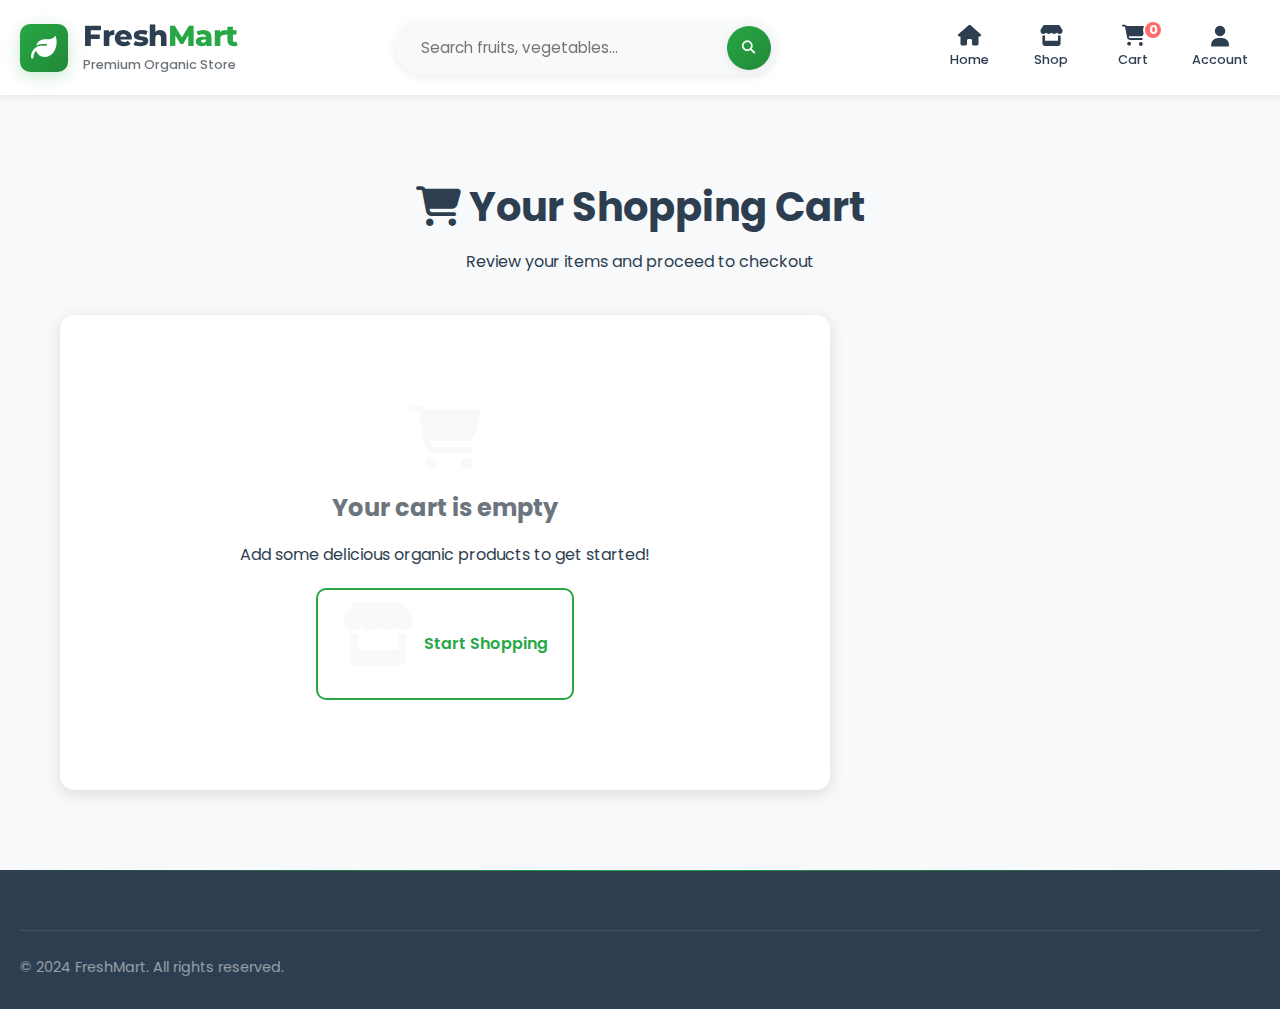
<file: cart.html>
<!DOCTYPE html>
<html lang="en">
<head>
    <meta charset="UTF-8">
    <meta name="viewport" content="width=device-width, initial-scale=1.0">
    <title>Cart | FreshMart</title>
    <link rel="stylesheet" href="style.css">
    <link rel="stylesheet" href="https://cdnjs.cloudflare.com/ajax/libs/font-awesome/6.4.0/css/all.min.css">
    <link href="https://fonts.googleapis.com/css2?family=Poppins:wght@300;400;500;600;700&family=Montserrat:wght@800;900&display=swap" rel="stylesheet">
    <style>
        .cart-page {
            padding: 80px 0;
            min-height: 70vh;
        }
        
        .cart-container {
            max-width: 1200px;
            margin: 0 auto;
        }
        
        .cart-header {
            margin-bottom: 40px;
            text-align: center;
        }
        
        .cart-header h1 {
            font-size: 2.5rem;
            color: var(--dark);
            margin-bottom: 10px;
        }
        
        .cart-content {
            display: grid;
            grid-template-columns: 1fr 350px;
            gap: 40px;
        }
        
        .cart-items {
            background: var(--white);
            border-radius: var(--radius-lg);
            padding: 30px;
            box-shadow: var(--shadow-md);
        }
        
        .empty-cart {
            text-align: center;
            padding: 60px 20px;
        }
        
        .empty-cart i {
            font-size: 4rem;
            color: var(--light-gray);
            margin-bottom: 20px;
        }
        
        .empty-cart h3 {
            font-size: 1.5rem;
            color: var(--gray);
            margin-bottom: 15px;
        }
        
        .cart-item {
            display: grid;
            grid-template-columns: 100px 1fr auto;
            gap: 20px;
            padding: 20px;
            border-bottom: 1px solid var(--light-gray);
            align-items: center;
        }
        
        .cart-item:last-child {
            border-bottom: none;
        }
        
        .cart-item-image {
            width: 100px;
            height: 100px;
            border-radius: var(--radius-md);
            overflow: hidden;
        }
        
        .cart-item-image img {
            width: 100%;
            height: 100%;
            object-fit: cover;
        }
        
        .cart-item-info h4 {
            font-size: 1.1rem;
            margin-bottom: 5px;
            color: var(--dark);
        }
        
        .cart-item-price {
            font-size: 1.2rem;
            font-weight: 700;
            color: var(--primary);
        }
        
        .cart-item-controls {
            display: flex;
            align-items: center;
            gap: 10px;
            margin-top: 10px;
        }
        
        .cart-item-qty {
            display: flex;
            align-items: center;
            gap: 10px;
        }
        
        .qty-btn {
            width: 30px;
            height: 30px;
            border: none;
            background: var(--light-gray);
            border-radius: 50%;
            cursor: pointer;
            display: flex;
            align-items: center;
            justify-content: center;
        }
        
        .qty-input {
            width: 50px;
            text-align: center;
            padding: 5px;
            border: 1px solid var(--light-gray);
            border-radius: var(--radius-sm);
        }
        
        .remove-item {
            background: none;
            border: none;
            color: var(--danger);
            cursor: pointer;
            font-size: 1.1rem;
            padding: 5px;
        }
        
        .cart-summary {
            background: var(--white);
            border-radius: var(--radius-lg);
            padding: 30px;
            box-shadow: var(--shadow-md);
            height: fit-content;
            position: sticky;
            top: 100px;
        }
        
        .summary-header {
            font-size: 1.3rem;
            font-weight: 700;
            margin-bottom: 20px;
            color: var(--dark);
        }
        
        .summary-row {
            display: flex;
            justify-content: space-between;
            padding: 10px 0;
            border-bottom: 1px solid var(--light-gray);
        }
        
        .summary-total {
            font-size: 1.4rem;
            font-weight: 800;
            color: var(--primary);
            margin-top: 10px;
        }
        
        .checkout-btn {
            width: 100%;
            padding: 16px;
            background: var(--primary);
            color: var(--white);
            border: none;
            border-radius: var(--radius-md);
            font-size: 1.1rem;
            font-weight: 600;
            cursor: pointer;
            transition: all 0.3s ease;
            margin-top: 20px;
            display: flex;
            align-items: center;
            justify-content: center;
            gap: 10px;
        }
        
        .checkout-btn:hover {
            background: var(--primary-dark);
            transform: translateY(-2px);
            box-shadow: var(--shadow-primary);
        }
        
        .checkout-btn:disabled {
            background: var(--gray);
            cursor: not-allowed;
            transform: none;
            box-shadow: none;
        }
        
        .continue-shopping {
            display: inline-flex;
            align-items: center;
            gap: 10px;
            color: var(--primary);
            text-decoration: none;
            font-weight: 600;
            margin-top: 20px;
            padding: 12px 24px;
            border: 2px solid var(--primary);
            border-radius: var(--radius-md);
            transition: all 0.3s ease;
        }
        
        .continue-shopping:hover {
            background: var(--primary);
            color: var(--white);
        }
        
        /* Order Success Styles */
        .order-success {
            text-align: center;
            padding: 40px 20px;
            grid-column: 1 / -1;
        }
        
        .success-icon {
            width: 80px;
            height: 80px;
            background: var(--success);
            border-radius: 50%;
            display: flex;
            align-items: center;
            justify-content: center;
            margin: 0 auto 20px;
        }
        
        .success-icon i {
            font-size: 2.5rem;
            color: white;
        }
        
        .order-details {
            background: var(--light-gray);
            padding: 20px;
            border-radius: var(--radius-md);
            max-width: 400px;
            margin: 0 auto 30px;
        }
        
        .order-details h4 {
            margin-bottom: 15px;
            color: var(--dark);
        }
        
        .detail-row {
            display: flex;
            justify-content: space-between;
            margin-bottom: 10px;
            text-align: left;
        }
        
        .action-buttons {
            display: flex;
            gap: 15px;
            justify-content: center;
            flex-wrap: wrap;
        }
        
        @media (max-width: 992px) {
            .cart-content {
                grid-template-columns: 1fr;
            }
        }
        
        @media (max-width: 576px) {
            .cart-item {
                grid-template-columns: 1fr;
                text-align: center;
            }
            
            .cart-item-image {
                margin: 0 auto;
            }
            
            .cart-item-controls {
                justify-content: center;
            }
            
            .action-buttons {
                flex-direction: column;
                align-items: center;
            }
        }
    </style>
</head>
<body>
    <!-- ========== HEADER ========== -->
    <header class="header">
        <nav class="navbar">
            <div class="container">
                <div class="nav-container">
                    <a href="index.html" class="logo">
                        <div class="logo-icon">
                            <i class="fas fa-leaf"></i>
                        </div>
                        <div class="logo-text">
                            <h1>Fresh<span>Mart</span></h1>
                            <p>Premium Organic Store</p>
                        </div>
                    </a>

                    <div class="nav-middle">
                        <div class="search-container">
                            <input type="text" class="search-input" placeholder="Search fruits, vegetables...">
                            <button class="search-btn"><i class="fas fa-search"></i></button>
                        </div>
                    </div>

                    <div class="nav-right">
                        <div class="nav-icons">
                            <a href="index.html" class="nav-icon">
                                <i class="fas fa-home"></i>
                                <span>Home</span>
                            </a>
                            <a href="products.html" class="nav-icon">
                                <i class="fas fa-store"></i>
                                <span>Shop</span>
                            </a>
                            <a href="cart.html" class="nav-icon home-icon cart-icon">
                                <i class="fas fa-shopping-cart"></i>
                                <span>Cart</span>
                                <span class="cart-count" id="cartCount">0</span>
                            </a>
                            <div class="user-dropdown">
                                <button class="nav-icon user-icon">
                                    <i class="fas fa-user"></i>
                                    <span id="userStatus">Account</span>
                                </button>
                                <div class="dropdown-menu" id="userDropdownMenu">
                                    <!-- Will be populated by auth-system.js -->
                                </div>
                            </div>
                        </div>
                    </div>
                </div>
            </div>
        </nav>
    </header>

    <!-- ========== CART PAGE ========== -->
    <section class="cart-page">
        <div class="container cart-container">
            <div class="cart-header">
                <h1><i class="fas fa-shopping-cart"></i> Your Shopping Cart</h1>
                <p>Review your items and proceed to checkout</p>
            </div>
            
            <div class="cart-content">
                <div class="cart-items" id="cartItemsContainer">
                    <!-- Cart items will be loaded by JavaScript -->
                    <div class="empty-cart" id="emptyCart">
                        <i class="fas fa-shopping-cart"></i>
                        <h3>Your cart is empty</h3>
                        <p>Add some delicious organic products to get started!</p>
                        <a href="products.html" class="continue-shopping">
                            <i class="fas fa-store"></i> Start Shopping
                        </a>
                    </div>
                </div>
                
                <div class="cart-summary" id="cartSummary">
                    <div class="summary-header">Order Summary</div>
                    <div class="summary-row">
                        <span>Subtotal</span>
                        <span id="subtotal">₹0</span>
                    </div>
                    <div class="summary-row">
                        <span>Delivery</span>
                        <span>FREE</span>
                    </div>
                    <div class="summary-row">
                        <span>Total</span>
                        <span class="summary-total" id="total">₹0</span>
                    </div>
                    <button class="checkout-btn" id="checkoutBtn" disabled>
                        <i class="fas fa-lock"></i> Proceed to Checkout
                    </button>
                    <a href="products.html" class="continue-shopping">
                        <i class="fas fa-arrow-left"></i> Continue Shopping
                    </a>
                </div>
            </div>
        </div>
    </section>

    <!-- ========== FOOTER ========== -->
    <footer class="footer">
        <div class="container">
            <div class="footer-bottom">
                <p>&copy; 2024 FreshMart. All rights reserved.</p>
            </div>
        </div>
    </footer>

    <!-- ========== SCRIPTS ========== -->
    <script src="auth-system.js"></script>
    <script src="script.js"></script>
    
    <script>
        // Load cart items
        document.addEventListener('DOMContentLoaded', function() {
            loadCartItems();
            
            // Setup search
            const searchBtn = document.querySelector('.search-btn');
            const searchInput = document.querySelector('.search-input');
            
            if (searchBtn && searchInput) {
                searchBtn.addEventListener('click', function() {
                    window.location.href = 'products.html';
                });
                
                searchInput.addEventListener('keypress', function(e) {
                    if (e.key === 'Enter') {
                        window.location.href = 'products.html';
                    }
                });
            }
        });
        
        function loadCartItems() {
            const cart = JSON.parse(localStorage.getItem('freshCart')) || [];
            const cartItemsContainer = document.getElementById('cartItemsContainer');
            const emptyCart = document.getElementById('emptyCart');
            const cartSummary = document.getElementById('cartSummary');
            const checkoutBtn = document.getElementById('checkoutBtn');
            
            // Update cart count in header
            updateCartCountInHeader();
            
            if (cart.length === 0) {
                emptyCart.style.display = 'block';
                cartSummary.style.display = 'none';
                checkoutBtn.disabled = true;
                return;
            }
            
            emptyCart.style.display = 'none';
            cartSummary.style.display = 'block';
            checkoutBtn.disabled = false;
            
            // Calculate totals
            let subtotal = 0;
            
            // Clear and rebuild cart items
            cartItemsContainer.innerHTML = '';
            
            cart.forEach(item => {
                const itemTotal = item.price * item.quantity;
                subtotal += itemTotal;
                
                const cartItemHTML = `
                    <div class="cart-item" data-id="${item.id}">
                        <div class="cart-item-image">
                            <img src="${item.image}" alt="${item.name}" 
                                 onerror="this.onerror=null; this.src='${getFallbackImage(item.category)}';">
                        </div>
                        <div class="cart-item-info">
                            <h4>${item.name}</h4>
                            <div class="cart-item-price">₹${item.price}/${item.per}</div>
                            <div class="cart-item-controls">
                                <div class="cart-item-qty">
                                    <button class="qty-btn minus-btn" data-id="${item.id}">-</button>
                                    <input type="number" class="qty-input" value="${item.quantity}" min="1" max="10" data-id="${item.id}">
                                    <button class="qty-btn plus-btn" data-id="${item.id}">+</button>
                                </div>
                                <button class="remove-item" data-id="${item.id}">
                                    <i class="fas fa-trash"></i> Remove
                                </button>
                            </div>
                        </div>
                        <div class="cart-item-total">
                            <div class="cart-item-price">₹${itemTotal}</div>
                        </div>
                    </div>
                `;
                
                cartItemsContainer.innerHTML += cartItemHTML;
            });
            
            // Update summary
            document.getElementById('subtotal').textContent = `₹${subtotal}`;
            document.getElementById('total').textContent = `₹${subtotal}`;
            
            // Add event listeners
            addCartEventListeners();
        }
        
        function getFallbackImage(category) {
            if (category === 'fruits') {
                return 'https://images.unsplash.com/photo-1568702846914-96b305d2aaeb?w=400&h=300&fit=crop';
            } else if (category === 'vegetables') {
                return 'https://images.unsplash.com/photo-1592924357228-91a4daadcfea?w=400&h=300&fit=crop';
            } else {
                return 'https://images.unsplash.com/photo-1579113800032-c38bd7635818?w=400&h=300&fit=crop';
            }
        }
        
        function addCartEventListeners() {
            // Quantity buttons
            document.querySelectorAll('.qty-btn').forEach(btn => {
                btn.addEventListener('click', function() {
                    const productId = parseInt(this.dataset.id);
                    const input = this.parentElement.querySelector('.qty-input');
                    let value = parseInt(input.value);
                    
                    if (this.classList.contains('plus-btn')) {
                        value = Math.min(value + 1, 10);
                    } else if (this.classList.contains('minus-btn')) {
                        value = Math.max(value - 1, 1);
                    }
                    
                    input.value = value;
                    updateCartItem(productId, value);
                });
            });
            
            // Quantity input changes
            document.querySelectorAll('.qty-input').forEach(input => {
                input.addEventListener('change', function() {
                    const productId = parseInt(this.dataset.id);
                    const value = Math.max(1, Math.min(10, parseInt(this.value) || 1));
                    this.value = value;
                    updateCartItem(productId, value);
                });
            });
            
            // Remove item buttons
            document.querySelectorAll('.remove-item').forEach(btn => {
                btn.addEventListener('click', function() {
                    const productId = parseInt(this.dataset.id);
                    removeCartItem(productId);
                });
            });
            
            // Checkout button
            document.getElementById('checkoutBtn').addEventListener('click', function() {
                const user = JSON.parse(localStorage.getItem('freshmart_current_user'));
                const cart = JSON.parse(localStorage.getItem('freshCart')) || [];
                
                if (!user) {
                    alert('Please login to proceed to checkout');
                    window.location.href = 'login.html';
                    return;
                }
                
                if (cart.length === 0) {
                    alert('Your cart is empty!');
                    return;
                }
                
                // Calculate total
                const total = cart.reduce((sum, item) => sum + (item.price * item.quantity), 0);
                
                // Create order object
                const order = {
                    id: 'ORD' + Date.now(),
                    userId: user.id,
                    userEmail: user.email,
                    userName: user.fullName,
                    items: [...cart],
                    total: total,
                    date: new Date().toISOString(),
                    status: 'Confirmed'
                };
                
                // Get existing orders
                const orders = JSON.parse(localStorage.getItem('freshmart_orders')) || [];
                orders.push(order);
                localStorage.setItem('freshmart_orders', JSON.stringify(orders));
                
                // Clear cart after successful order
                localStorage.removeItem('freshCart');
                
                // Show success message
                const successHTML = `
                    <div class="order-success">
                        <div class="success-icon">
                            <i class="fas fa-check"></i>
                        </div>
                        <h2 style="color: var(--success); margin-bottom: 15px;">Order Placed Successfully!</h2>
                        <p style="color: var(--gray); margin-bottom: 25px; font-size: 1.1rem;">
                            Thank you for your order. Your order ID is: <strong>${order.id}</strong>
                        </p>
                        <div class="order-details">
                            <h4>Order Summary</h4>
                            <div style="text-align: left;">
                                <div class="detail-row">
                                    <span>Items:</span>
                                    <span>${cart.length}</span>
                                </div>
                                <div class="detail-row">
                                    <span>Total Amount:</span>
                                    <span style="font-weight: bold; color: var(--primary);">₹${total}</span>
                                </div>
                                <div class="detail-row">
                                    <span>Order Status:</span>
                                    <span style="color: var(--success); font-weight: bold;">Confirmed</span>
                                </div>
                            </div>
                        </div>
                        <div class="action-buttons">
                            <a href="products.html" class="btn btn-primary">
                                <i class="fas fa-shopping-bag"></i> Continue Shopping
                            </a>
                            <a href="index.html" class="btn btn-secondary">
                                <i class="fas fa-home"></i> Back to Home
                            </a>
                        </div>
                    </div>
                `;
                
                // Replace cart content with success message
                document.querySelector('.cart-content').innerHTML = successHTML;
                
                // Update cart count in header
                updateCartCountInHeader();
                
                // Play success sound (optional)
                try {
                    const audio = new Audio('https://assets.mixkit.co/sfx/preview/mixkit-correct-answer-tone-2870.mp3');
                    audio.volume = 0.3;
                    audio.play();
                } catch (e) {
                    console.log('Audio not available');
                }
            });
        }
        
        function updateCartItem(productId, quantity) {
            const cart = JSON.parse(localStorage.getItem('freshCart')) || [];
            const itemIndex = cart.findIndex(item => item.id === productId);
            
            if (itemIndex !== -1) {
                cart[itemIndex].quantity = quantity;
                localStorage.setItem('freshCart', JSON.stringify(cart));
                loadCartItems();
            }
        }
        
        function removeCartItem(productId) {
            let cart = JSON.parse(localStorage.getItem('freshCart')) || [];
            cart = cart.filter(item => item.id !== productId);
            localStorage.setItem('freshCart', JSON.stringify(cart));
            loadCartItems();
        }
        
        function updateCartCountInHeader() {
            const cart = JSON.parse(localStorage.getItem('freshCart')) || [];
            const count = cart.reduce((sum, item) => sum + item.quantity, 0);
            const cartCountElements = document.querySelectorAll('.cart-count');
            cartCountElements.forEach(element => {
                element.textContent = count;
            });
        }
    </script>
</body>
</html>
</file>
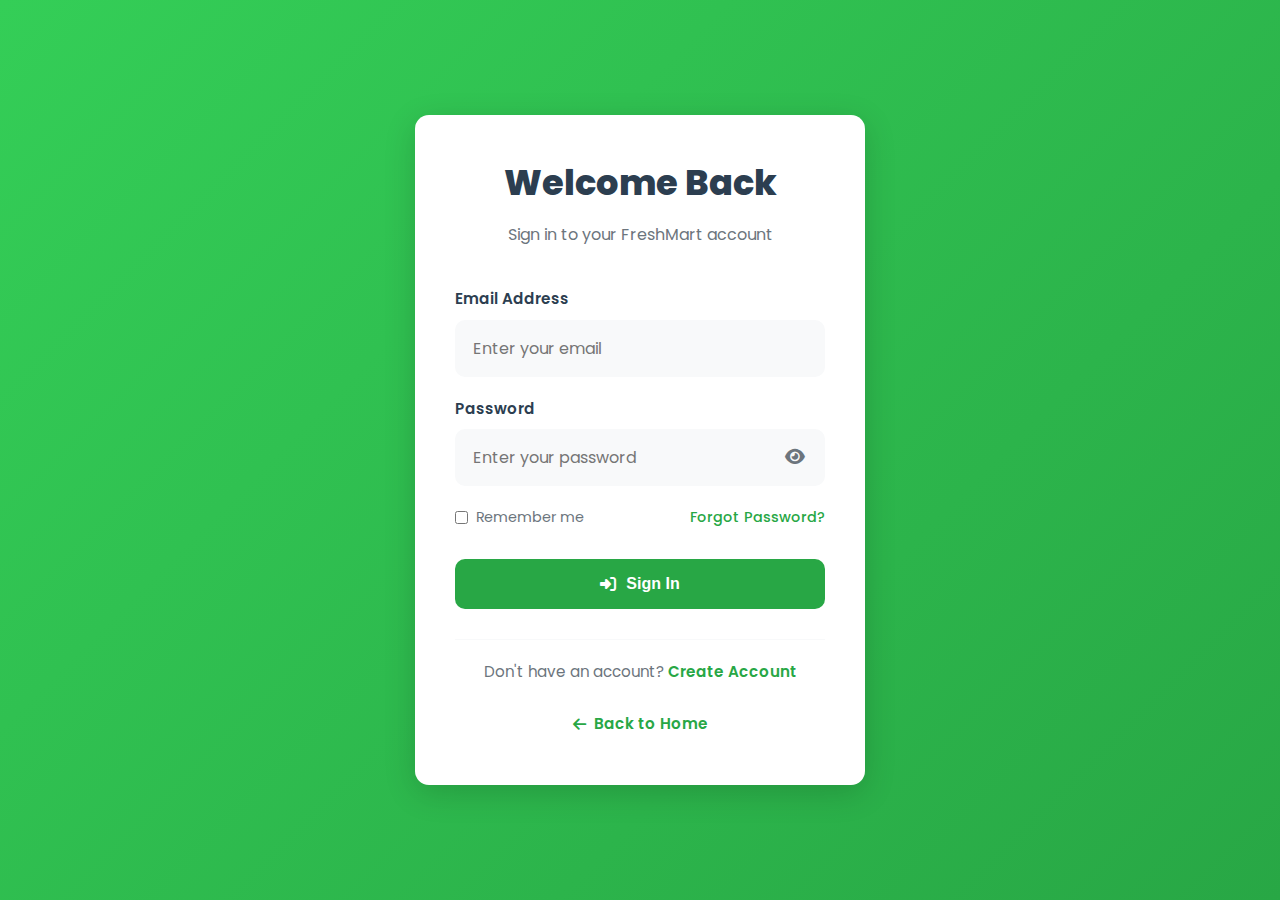
<file: login.html>
<!DOCTYPE html>
<html lang="en">
<head>
    <meta charset="UTF-8">
    <meta name="viewport" content="width=device-width, initial-scale=1.0">
    <title>Login | FreshMart</title>
    <link rel="stylesheet" href="style.css">
    <link rel="stylesheet" href="https://cdnjs.cloudflare.com/ajax/libs/font-awesome/6.4.0/css/all.min.css">
    <link href="https://fonts.googleapis.com/css2?family=Poppins:wght@300;400;500;600;700&display=swap" rel="stylesheet">
    <style>
        .auth-page {
            min-height: 100vh;
            display: flex;
            align-items: center;
            justify-content: center;
            background: linear-gradient(135deg, var(--primary-light) 0%, var(--primary) 100%);
            padding: 20px;
        }
        
        .auth-container {
            background: var(--white);
            border-radius: var(--radius-lg);
            box-shadow: var(--shadow-lg);
            width: 100%;
            max-width: 450px;
            padding: 40px;
        }
        
        .auth-header {
            text-align: center;
            margin-bottom: 40px;
        }
        
        .auth-header h1 {
            font-size: 2.2rem;
            color: var(--dark);
            margin-bottom: 10px;
            font-weight: 800;
        }
        
        .auth-header p {
            color: var(--gray);
            font-size: 1rem;
        }
        
        .auth-form {
            width: 100%;
        }
        
        .form-group {
            margin-bottom: 20px;
        }
        
        .form-label {
            display: block;
            margin-bottom: 8px;
            font-weight: 600;
            color: var(--dark);
            font-size: 0.95rem;
        }
        
        .form-control {
            width: 100%;
            padding: 14px 16px;
            border: 2px solid var(--light-gray);
            border-radius: var(--radius-md);
            font-family: 'Poppins', sans-serif;
            font-size: 1rem;
            transition: all 0.3s ease;
            background: var(--light-gray);
        }
        
        .form-control:focus {
            outline: none;
            border-color: var(--primary);
            background: var(--white);
            box-shadow: 0 0 0 3px rgba(40, 167, 69, 0.1);
        }
        
        .password-container {
            position: relative;
        }
        
        .password-toggle {
            position: absolute;
            right: 15px;
            top: 50%;
            transform: translateY(-50%);
            background: none;
            border: none;
            color: var(--gray);
            cursor: pointer;
            font-size: 1.1rem;
            padding: 5px;
        }
        
        .remember-forgot {
            display: flex;
            justify-content: space-between;
            align-items: center;
            margin: 20px 0 30px;
        }
        
        .remember-me {
            display: flex;
            align-items: center;
            gap: 8px;
            font-size: 0.9rem;
            color: var(--gray);
        }
        
        .forgot-password {
            color: var(--primary);
            text-decoration: none;
            font-size: 0.9rem;
            font-weight: 500;
        }
        
        .forgot-password:hover {
            text-decoration: underline;
        }
        
        .btn-auth {
            width: 100%;
            padding: 16px;
            background: var(--primary);
            color: var(--white);
            border: none;
            border-radius: var(--radius-md);
            font-size: 1rem;
            font-weight: 600;
            cursor: pointer;
            transition: all 0.3s ease;
            display: flex;
            align-items: center;
            justify-content: center;
            gap: 10px;
        }
        
        .btn-auth:hover {
            background: var(--primary-dark);
            transform: translateY(-2px);
            box-shadow: var(--shadow-primary);
        }
        
        .auth-footer {
            text-align: center;
            margin-top: 30px;
            padding-top: 20px;
            border-top: 1px solid var(--light-gray);
            color: var(--gray);
            font-size: 0.95rem;
        }
        
        .auth-footer a {
            color: var(--primary);
            text-decoration: none;
            font-weight: 600;
        }
        
        .auth-footer a:hover {
            text-decoration: underline;
        }
        
        .back-home {
            display: inline-flex;
            align-items: center;
            gap: 8px;
            margin-top: 20px;
            color: var(--gray);
            text-decoration: none;
            font-weight: 500;
            padding: 8px 16px;
            border-radius: var(--radius-md);
            transition: all 0.3s ease;
        }
        
        .back-home:hover {
            background: var(--light-gray);
            color: var(--primary);
        }
        
        @media (max-width: 576px) {
            .auth-container {
                padding: 30px 20px;
            }
            
            .auth-header h1 {
                font-size: 1.8rem;
            }
            
            .remember-forgot {
                flex-direction: column;
                align-items: flex-start;
                gap: 10px;
            }
        }
    </style>
</head>
<body>
    <div class="auth-page">
        <div class="auth-container">
            <div class="auth-header">
                <h1>Welcome Back</h1>
                <p>Sign in to your FreshMart account</p>
            </div>
            
            <form class="auth-form" id="loginForm">
                <div class="form-group">
                    <label class="form-label">Email Address</label>
                    <input type="email" class="form-control" id="loginEmail" placeholder="Enter your email" required>
                </div>
                
                <div class="form-group">
                    <label class="form-label">Password</label>
                    <div class="password-container">
                        <input type="password" class="form-control" id="loginPassword" placeholder="Enter your password" required>
                        <button type="button" class="password-toggle" id="togglePassword">
                            <i class="fas fa-eye"></i>
                        </button>
                    </div>
                </div>
                
                <div class="remember-forgot">
                    <label class="remember-me">
                        <input type="checkbox" id="rememberMe">
                        Remember me
                    </label>
                    <a href="#" class="forgot-password">Forgot Password?</a>
                </div>
                
                <button type="submit" class="btn-auth">
                    <i class="fas fa-sign-in-alt"></i> Sign In
                </button>
                
                <div class="auth-footer">
                    <p>Don't have an account? <a href="register.html">Create Account</a></p>
                    <a href="index.html" class="back-home">
                        <i class="fas fa-arrow-left"></i> Back to Home
                    </a>
                </div>
            </form>
        </div>
    </div>

    <script src="auth-system.js"></script>
    <script>
        // Password toggle
        document.getElementById('togglePassword').addEventListener('click', function() {
            const passwordInput = document.getElementById('loginPassword');
            const icon = this.querySelector('i');
            
            if (passwordInput.type === 'password') {
                passwordInput.type = 'text';
                icon.className = 'fas fa-eye-slash';
            } else {
                passwordInput.type = 'password';
                icon.className = 'fas fa-eye';
            }
        });
    </script>
</body>
</html>
</file>
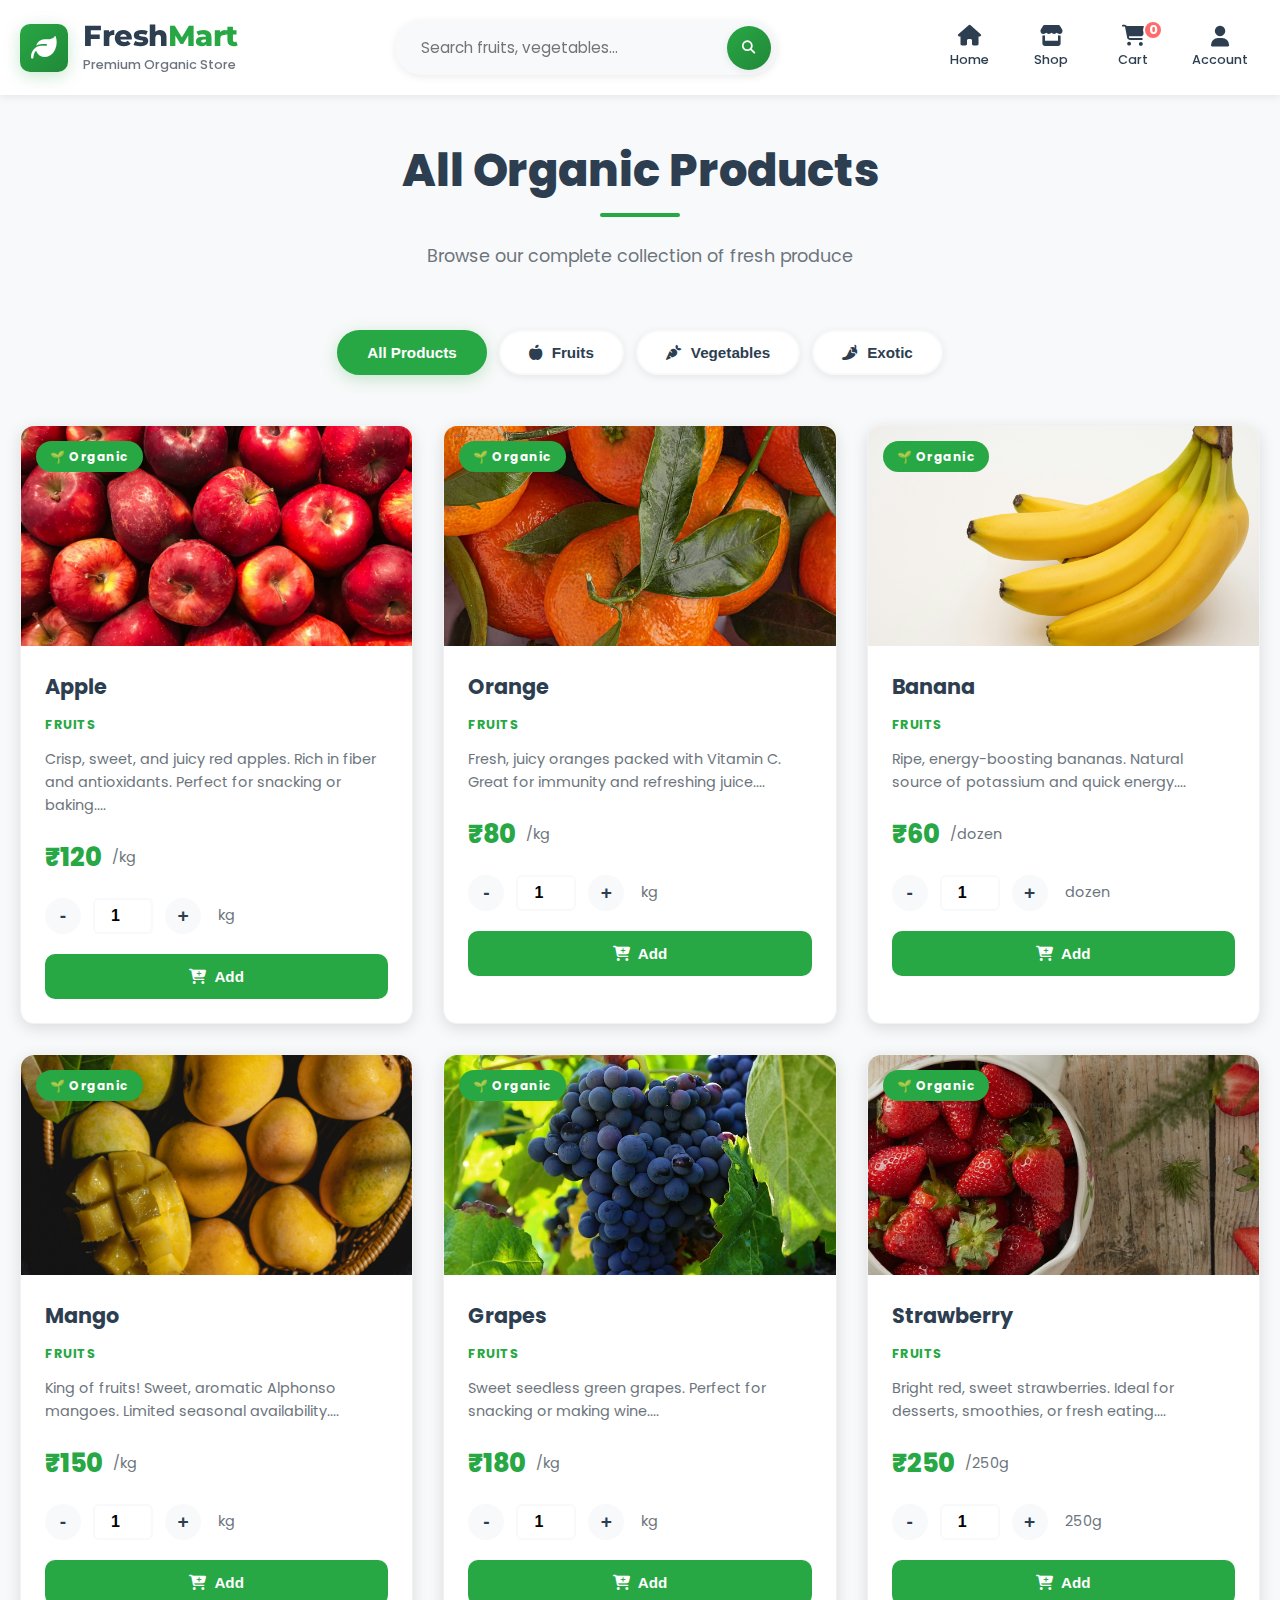
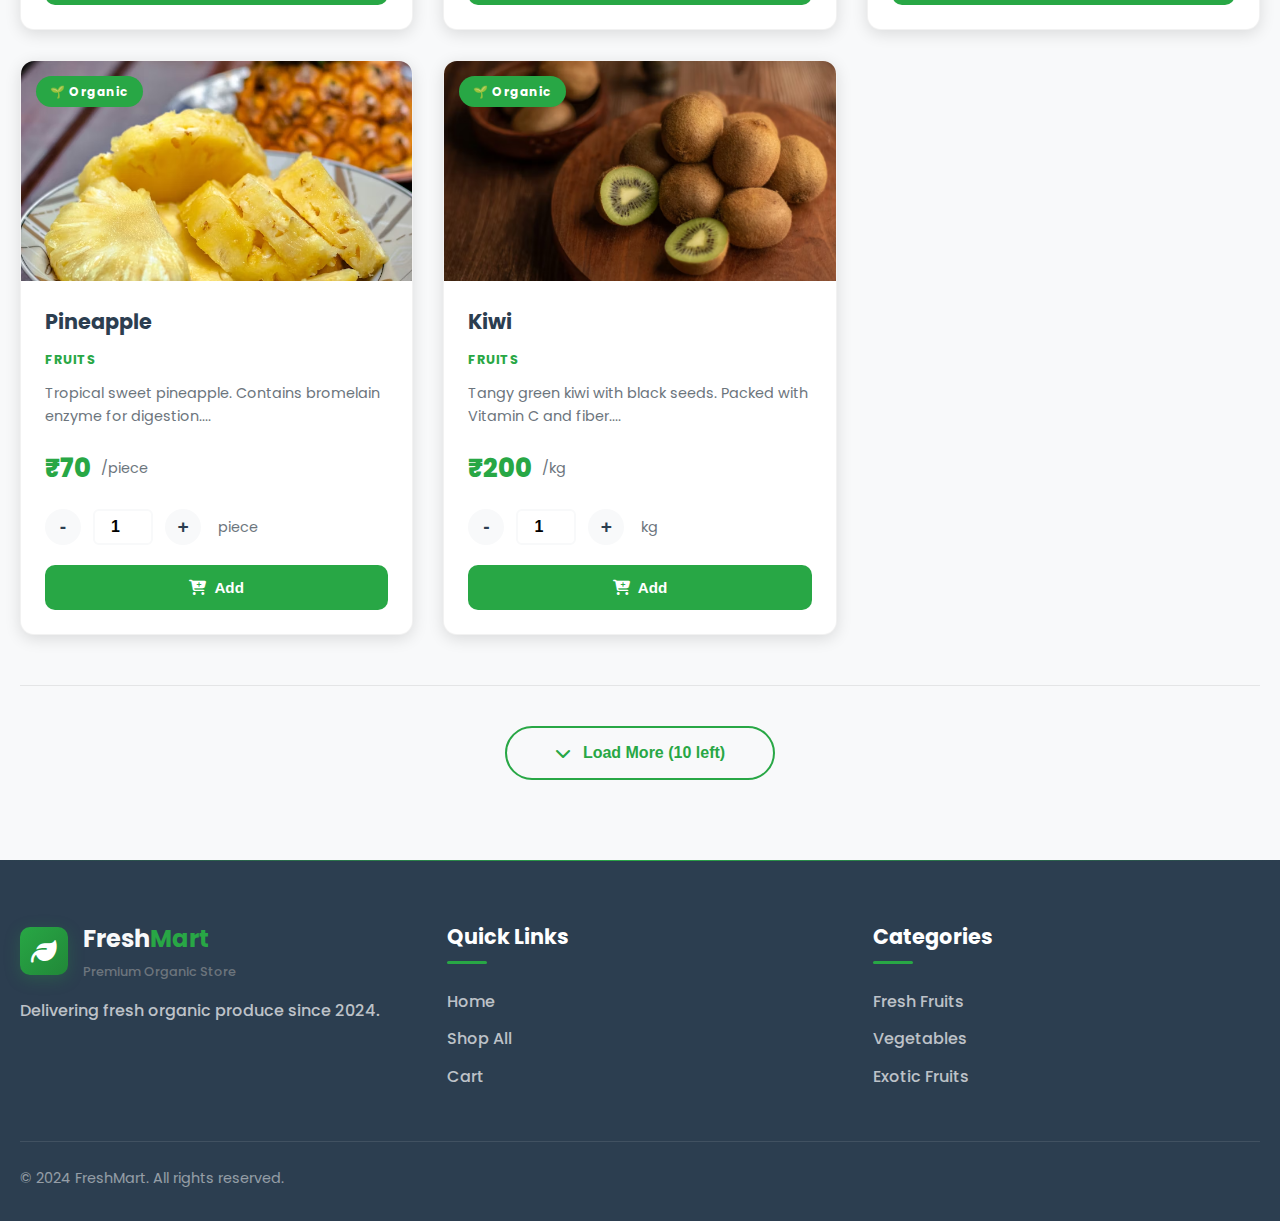
<file: products.html>
<!DOCTYPE html>
<html lang="en">
<head>
    <meta charset="UTF-8">
    <meta name="viewport" content="width=device-width, initial-scale=1.0">
    <title>All Products | FreshMart</title>
    <link rel="stylesheet" href="style.css">
    <link rel="stylesheet" href="https://cdnjs.cloudflare.com/ajax/libs/font-awesome/6.4.0/css/all.min.css">
    <link href="https://fonts.googleapis.com/css2?family=Poppins:wght@300;400;500;600;700&family=Montserrat:wght@800;900&display=swap" rel="stylesheet">
</head>
<body>
    <!-- ========== HEADER ========== -->
    <header class="header">
        <nav class="navbar">
            <div class="container">
                <div class="nav-container">
                    <a href="index.html" class="logo">
                        <div class="logo-icon">
                            <i class="fas fa-leaf"></i>
                        </div>
                        <div class="logo-text">
                            <h1>Fresh<span>Mart</span></h1>
                            <p>Premium Organic Store</p>
                        </div>
                    </a>

                    <div class="nav-middle">
                        <div class="search-container">
                            <input type="text" class="search-input" placeholder="Search fruits, vegetables...">
                            <button class="search-btn"><i class="fas fa-search"></i></button>
                        </div>
                    </div>

                    <div class="nav-right">
                        <div class="nav-icons">
                            <a href="index.html" class="nav-icon">
                                <i class="fas fa-home"></i>
                                <span>Home</span>
                            </a>
                            <a href="products.html" class="nav-icon home-icon">
                                <i class="fas fa-store"></i>
                                <span>Shop</span>
                            </a>
                            <a href="cart.html" class="nav-icon cart-icon">
                                <i class="fas fa-shopping-cart"></i>
                                <span>Cart</span>
                                <span class="cart-count" id="cartCount">0</span>
                            </a>
                            <div class="user-dropdown">
                                <button class="nav-icon user-icon">
                                    <i class="fas fa-user"></i>
                                    <span id="userStatus">Account</span>
                                </button>
                                <div class="dropdown-menu" id="userDropdownMenu">
                                    <!-- Will be populated by auth-system.js -->
                                </div>
                            </div>
                        </div>
                    </div>
                </div>
            </div>
        </nav>
    </header>

    <!-- ========== ALL PRODUCTS ========== -->
    <section class="featured-products" style="padding-top: 40px; min-height: 70vh;">
        <div class="container">
            <div class="section-header">
                <h2>All Organic Products</h2>
                <p>Browse our complete collection of fresh produce</p>
            </div>
            
            <div class="category-filters">
                <button class="filter-btn active" data-category="all">All Products</button>
                <button class="filter-btn" data-category="fruits"><i class="fas fa-apple-alt"></i> Fruits</button>
                <button class="filter-btn" data-category="vegetables"><i class="fas fa-carrot"></i> Vegetables</button>
                <button class="filter-btn" data-category="exotic"><i class="fas fa-pepper-hot"></i> Exotic</button>
            </div>

            <div id="productsContainer" class="products-grid">
                <!-- Products will be loaded by script.js -->
            </div>

            <div class="view-more-container">
                <button id="viewMoreBtn" class="btn-view-more">
                    <i class="fas fa-chevron-down"></i> Load More Products
                </button>
            </div>
        </div>
    </section>

    <!-- ========== FOOTER ========== -->
    <footer class="footer">
        <div class="container">
            <div class="footer-grid">
                <div class="footer-col">
                    <div class="logo">
                        <div class="logo-icon">
                            <i class="fas fa-leaf"></i>
                        </div>
                        <div class="logo-text">
                            <h2>Fresh<span>Mart</span></h2>
                            <p>Premium Organic Store</p>
                        </div>
                    </div>
                    <p class="footer-desc">Delivering fresh organic produce since 2024.</p>
                </div>

                <div class="footer-col">
                    <h3>Quick Links</h3>
                    <ul>
                        <li><a href="index.html">Home</a></li>
                        <li><a href="products.html">Shop All</a></li>
                        <li><a href="cart.html">Cart</a></li>
                    </ul>
                </div>

                <div class="footer-col">
                    <h3>Categories</h3>
                    <ul>
                        <li><a href="products.html?category=fruits">Fresh Fruits</a></li>
                        <li><a href="products.html?category=vegetables">Vegetables</a></li>
                        <li><a href="products.html?category=exotic">Exotic Fruits</a></li>
                    </ul>
                </div>
            </div>

            <div class="footer-bottom">
                <p>&copy; 2024 FreshMart. All rights reserved.</p>
            </div>
        </div>
    </footer>

    <!-- ========== SCRIPTS ========== -->
    <script src="auth-system.js"></script>
    <script src="script.js"></script>
    
    <script>
        // Initialize when DOM is loaded
        document.addEventListener('DOMContentLoaded', function() {
            // Update cart count
            const cart = JSON.parse(localStorage.getItem('freshCart')) || [];
            const cartCount = cart.reduce((sum, item) => sum + item.quantity, 0);
            document.getElementById('cartCount').textContent = cartCount;
            
            // Check URL for category parameter
            const urlParams = new URLSearchParams(window.location.search);
            const categoryParam = urlParams.get('category');
            
            if (categoryParam) {
                // Set active filter button
                document.querySelectorAll('.filter-btn').forEach(btn => {
                    btn.classList.remove('active');
                    if (btn.dataset.category === categoryParam) {
                        btn.classList.add('active');
                    }
                });
            }
        });
    </script>
</body>
</html>
</file>
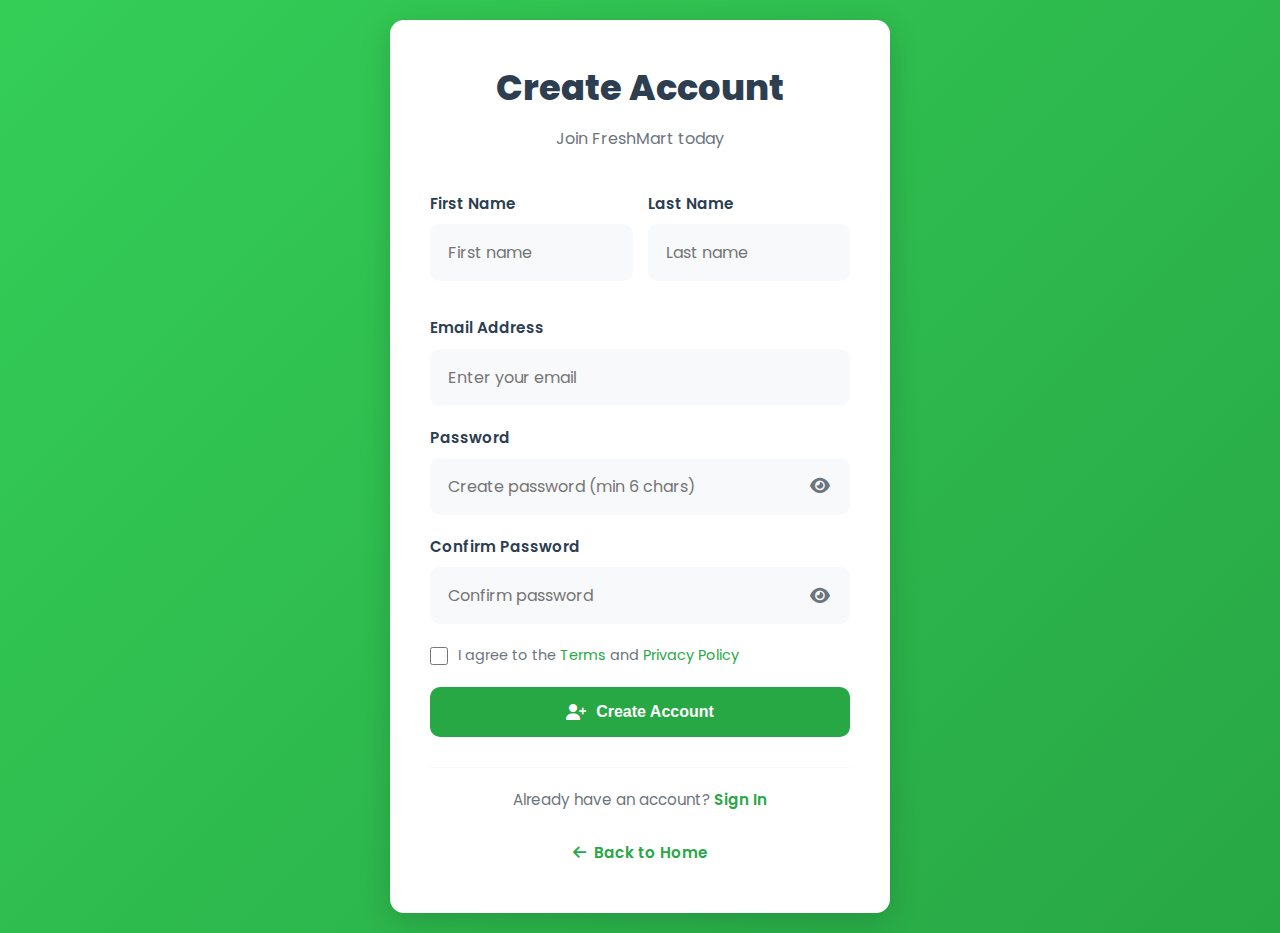
<file: register.html>
<!DOCTYPE html>
<html lang="en">
<head>
    <meta charset="UTF-8">
    <meta name="viewport" content="width=device-width, initial-scale=1.0">
    <title>Register | FreshMart</title>
    <link rel="stylesheet" href="style.css">
    <link rel="stylesheet" href="https://cdnjs.cloudflare.com/ajax/libs/font-awesome/6.4.0/css/all.min.css">
    <link href="https://fonts.googleapis.com/css2?family=Poppins:wght@300;400;500;600;700&display=swap" rel="stylesheet">
    <style>
        .auth-page {
            min-height: 100vh;
            display: flex;
            align-items: center;
            justify-content: center;
            background: linear-gradient(135deg, var(--primary-light) 0%, var(--primary) 100%);
            padding: 20px;
        }
        
        .auth-container {
            background: var(--white);
            border-radius: var(--radius-lg);
            box-shadow: var(--shadow-lg);
            width: 100%;
            max-width: 500px;
            padding: 40px;
        }
        
        .auth-header {
            text-align: center;
            margin-bottom: 40px;
        }
        
        .auth-header h1 {
            font-size: 2.2rem;
            color: var(--dark);
            margin-bottom: 10px;
            font-weight: 800;
        }
        
        .auth-header p {
            color: var(--gray);
            font-size: 1rem;
        }
        
        .auth-form {
            width: 100%;
        }
        
        .form-row {
            display: grid;
            grid-template-columns: 1fr 1fr;
            gap: 15px;
            margin-bottom: 15px;
        }
        
        .form-group {
            margin-bottom: 20px;
        }
        
        .form-label {
            display: block;
            margin-bottom: 8px;
            font-weight: 600;
            color: var(--dark);
            font-size: 0.95rem;
        }
        
        .form-control {
            width: 100%;
            padding: 14px 16px;
            border: 2px solid var(--light-gray);
            border-radius: var(--radius-md);
            font-family: 'Poppins', sans-serif;
            font-size: 1rem;
            transition: all 0.3s ease;
            background: var(--light-gray);
        }
        
        .form-control:focus {
            outline: none;
            border-color: var(--primary);
            background: var(--white);
            box-shadow: 0 0 0 3px rgba(40, 167, 69, 0.1);
        }
        
        .password-container {
            position: relative;
        }
        
        .password-toggle {
            position: absolute;
            right: 15px;
            top: 50%;
            transform: translateY(-50%);
            background: none;
            border: none;
            color: var(--gray);
            cursor: pointer;
            font-size: 1.1rem;
            padding: 5px;
        }
        
        .terms {
            margin: 20px 0;
            font-size: 0.9rem;
            color: var(--gray);
            display: flex;
            align-items: center;
            gap: 10px;
        }
        
        .terms input[type="checkbox"] {
            width: 18px;
            height: 18px;
        }
        
        .terms a {
            color: var(--primary);
            text-decoration: none;
        }
        
        .terms a:hover {
            text-decoration: underline;
        }
        
        .btn-auth {
            width: 100%;
            padding: 16px;
            background: var(--primary);
            color: var(--white);
            border: none;
            border-radius: var(--radius-md);
            font-size: 1rem;
            font-weight: 600;
            cursor: pointer;
            transition: all 0.3s ease;
            display: flex;
            align-items: center;
            justify-content: center;
            gap: 10px;
        }
        
        .btn-auth:hover {
            background: var(--primary-dark);
            transform: translateY(-2px);
            box-shadow: var(--shadow-primary);
        }
        
        .auth-footer {
            text-align: center;
            margin-top: 30px;
            padding-top: 20px;
            border-top: 1px solid var(--light-gray);
            color: var(--gray);
            font-size: 0.95rem;
        }
        
        .auth-footer a {
            color: var(--primary);
            text-decoration: none;
            font-weight: 600;
        }
        
        .auth-footer a:hover {
            text-decoration: underline;
        }
        
        .back-home {
            display: inline-flex;
            align-items: center;
            gap: 8px;
            margin-top: 20px;
            color: var(--gray);
            text-decoration: none;
            font-weight: 500;
            padding: 8px 16px;
            border-radius: var(--radius-md);
            transition: all 0.3s ease;
        }
        
        .back-home:hover {
            background: var(--light-gray);
            color: var(--primary);
        }
        
        @media (max-width: 576px) {
            .auth-container {
                padding: 30px 20px;
            }
            
            .auth-header h1 {
                font-size: 1.8rem;
            }
            
            .form-row {
                grid-template-columns: 1fr;
            }
        }
    </style>
</head>
<body>
    <div class="auth-page">
        <div class="auth-container">
            <div class="auth-header">
                <h1>Create Account</h1>
                <p>Join FreshMart today</p>
            </div>
            
            <form class="auth-form" id="registerForm">
                <div class="form-row">
                    <div class="form-group">
                        <label class="form-label">First Name</label>
                        <input type="text" class="form-control" id="firstName" placeholder="First name" required>
                    </div>
                    
                    <div class="form-group">
                        <label class="form-label">Last Name</label>
                        <input type="text" class="form-control" id="lastName" placeholder="Last name" required>
                    </div>
                </div>
                
                <div class="form-group">
                    <label class="form-label">Email Address</label>
                    <input type="email" class="form-control" id="regEmail" placeholder="Enter your email" required>
                </div>
                
                <div class="form-group">
                    <label class="form-label">Password</label>
                    <div class="password-container">
                        <input type="password" class="form-control" id="regPassword" placeholder="Create password (min 6 chars)" required>
                        <button type="button" class="password-toggle" id="togglePassword1">
                            <i class="fas fa-eye"></i>
                        </button>
                    </div>
                </div>
                
                <div class="form-group">
                    <label class="form-label">Confirm Password</label>
                    <div class="password-container">
                        <input type="password" class="form-control" id="confirmPassword" placeholder="Confirm password" required>
                        <button type="button" class="password-toggle" id="togglePassword2">
                            <i class="fas fa-eye"></i>
                        </button>
                    </div>
                </div>
                
                <div class="terms">
                    <input type="checkbox" id="terms" required>
                    <label for="terms">
                        I agree to the <a href="#">Terms</a> and <a href="#">Privacy Policy</a>
                    </label>
                </div>
                
                <button type="submit" class="btn-auth">
                    <i class="fas fa-user-plus"></i> Create Account
                </button>
                
                <div class="auth-footer">
                    <p>Already have an account? <a href="login.html">Sign In</a></p>
                    <a href="index.html" class="back-home">
                        <i class="fas fa-arrow-left"></i> Back to Home
                    </a>
                </div>
            </form>
        </div>
    </div>

    <script src="auth-system.js"></script>
    <script>
        // Password toggles
        const togglePassword1 = document.getElementById('togglePassword1');
        const togglePassword2 = document.getElementById('togglePassword2');
        const password1 = document.getElementById('regPassword');
        const password2 = document.getElementById('confirmPassword');
        
        if (togglePassword1) {
            togglePassword1.addEventListener('click', function() {
                const icon = this.querySelector('i');
                if (password1.type === 'password') {
                    password1.type = 'text';
                    icon.className = 'fas fa-eye-slash';
                } else {
                    password1.type = 'password';
                    icon.className = 'fas fa-eye';
                }
            });
        }
        
        if (togglePassword2) {
            togglePassword2.addEventListener('click', function() {
                const icon = this.querySelector('i');
                if (password2.type === 'password') {
                    password2.type = 'text';
                    icon.className = 'fas fa-eye-slash';
                } else {
                    password2.type = 'password';
                    icon.className = 'fas fa-eye';
                }
            });
        }
    </script>
</body>
</html>
</file>
<file: style.css>
/* ========== MODERN PROFESSIONAL COLOR THEME ========== */
:root {
    /* Primary Colors - Nature Inspired */
    --primary: #28a745; /* Fresh Green */
    --primary-dark: #218838;
    --primary-light: #34ce57;
    
    /* Secondary Colors */
    --secondary: #007bff; /* Professional Blue */
    --secondary-dark: #0056b3;
    --secondary-light: #3399ff;
    
    /* Neutral Colors */
    --dark: #2c3e50; /* Deep Blue-Gray */
    --gray: #6c757d;
    --light-gray: #f8f9fa;
    --light: #ffffff;
    --white: #ffffff;
    
    /* Accent Colors */
    --accent: #ff6b6b; /* Soft Coral for highlights */
    --accent-dark: #fa5252;
    --accent-light: #ff8787;
    
    /* Status Colors */
    --success: #28a745;
    --warning: #ffc107;
    --danger: #dc3545;
    --info: #17a2b8;
    
    /* Shadows */
    --shadow-sm: 0 2px 8px rgba(0, 0, 0, 0.08);
    --shadow-md: 0 4px 16px rgba(0, 0, 0, 0.12);
    --shadow-lg: 0 8px 32px rgba(0, 0, 0, 0.16);
    --shadow-primary: 0 4px 16px rgba(40, 167, 69, 0.25);
    
    /* Borders */
    --radius-sm: 6px;
    --radius-md: 10px;
    --radius-lg: 14px;
    --radius-full: 50px;
}

/* ========== RESET & BASE ========== */
* {
    margin: 0;
    padding: 0;
    box-sizing: border-box;
}

html {
    scroll-behavior: smooth;
}

body {
    font-family: 'Poppins', sans-serif;
    color: var(--dark);
    background: var(--light-gray);
    line-height: 1.6;
    -webkit-font-smoothing: antialiased;
}

.container {
    max-width: 1400px;
    margin: 0 auto;
    padding: 0 20px;
}

/* ========== HEADER ========== */
.header {
    position: sticky;
    top: 0;
    z-index: 1000;
    background: var(--white);
    box-shadow: var(--shadow-sm);
}

.navbar {
    padding: 15px 0;
}

.nav-container {
    display: flex;
    align-items: center;
    justify-content: space-between;
    gap: 25px;
}

/* Logo */
.logo {
    display: flex;
    align-items: center;
    gap: 15px;
    text-decoration: none;
    transition: transform 0.3s ease;
}

.logo:hover {
    transform: translateY(-2px);
}

.logo-icon {
    width: 48px;
    height: 48px;
    background: linear-gradient(135deg, var(--primary), var(--primary-dark));
    border-radius: var(--radius-md);
    display: flex;
    align-items: center;
    justify-content: center;
    transition: all 0.3s ease;
    box-shadow: var(--shadow-primary);
}

.logo-icon i {
    font-size: 1.6rem;
    color: var(--white);
}

.logo-text h1 {
    font-family: 'Montserrat', sans-serif;
    font-size: 1.8rem;
    font-weight: 800;
    color: var(--dark);
    line-height: 1.1;
    letter-spacing: -0.5px;
}

.logo-text span {
    color: var(--primary);
}

.logo-text p {
    font-size: 0.8rem;
    color: var(--gray);
    margin-top: 3px;
    font-weight: 500;
}

/* Search */
.search-container {
    position: relative;
    flex: 1;
    max-width: 600px;
    margin: 0 20px;
}

.search-input {
    width: 100%;
    padding: 14px 24px;
    padding-right: 60px;
    border: 2px solid var(--light-gray);
    border-radius: var(--radius-full);
    font-family: 'Poppins', sans-serif;
    font-size: 0.95rem;
    transition: all 0.3s ease;
    background: var(--light-gray);
    color: var(--dark);
    box-shadow: var(--shadow-sm);
}

.search-input:focus {
    outline: none;
    border-color: var(--primary);
    box-shadow: var(--shadow-primary);
    background: var(--white);
}

.search-btn {
    position: absolute;
    right: 6px;
    top: 50%;
    transform: translateY(-50%);
    width: 44px;
    height: 44px;
    background: linear-gradient(135deg, var(--primary), var(--primary-dark));
    color: var(--white);
    border: none;
    border-radius: 50%;
    cursor: pointer;
    transition: all 0.3s ease;
    display: flex;
    align-items: center;
    justify-content: center;
    box-shadow: var(--shadow-sm);
}

.search-btn:hover {
    transform: translateY(-50%) scale(1.1);
    box-shadow: var(--shadow-primary);
}

/* Nav Icons */
.nav-icons {
    display: flex;
    gap: 12px;
    align-items: center;
}

.nav-icon {
    display: flex;
    flex-direction: column;
    align-items: center;
    gap: 4px;
    text-decoration: none;
    color: var(--dark);
    padding: 10px 12px;
    border-radius: var(--radius-md);
    transition: all 0.3s ease;
    position: relative;
    background: transparent;
    border: none;
    cursor: pointer;
    font-family: 'Poppins', sans-serif;
    font-weight: 500;
    min-width: 70px;
}

.nav-icon:hover {
    background: var(--light-gray);
    color: var(--primary);
    transform: translateY(-2px);
}

.nav-icon i {
    font-size: 1.3rem;
}

.nav-icon span {
    font-size: 0.8rem;
}

.cart-count {
    position: absolute;
    top: 5px;
    right: 5px;
    background: var(--accent);
    color: var(--white);
    border-radius: 50%;
    width: 20px;
    height: 20px;
    display: flex;
    align-items: center;
    justify-content: center;
    font-size: 0.7rem;
    font-weight: bold;
    border: 2px solid var(--white);
}

/* User Dropdown */
.user-dropdown {
    position: relative;
}

.dropdown-menu {
    position: absolute;
    top: 100%;
    right: 0;
    background: var(--white);
    border-radius: var(--radius-md);
    box-shadow: var(--shadow-lg);
    min-width: 200px;
    opacity: 0;
    visibility: hidden;
    transform: translateY(-10px);
    transition: all 0.3s ease;
    z-index: 1001;
    margin-top: 10px;
    overflow: hidden;
    border: 1px solid var(--light-gray);
}

.user-dropdown:hover .dropdown-menu {
    opacity: 1;
    visibility: visible;
    transform: translateY(0);
}

.dropdown-item {
    display: flex;
    align-items: center;
    gap: 12px;
    padding: 14px 20px;
    color: var(--dark);
    text-decoration: none;
    transition: all 0.3s ease;
    border-bottom: 1px solid var(--light-gray);
    background: var(--white);
}

.dropdown-item:last-child {
    border-bottom: none;
}

.dropdown-item:hover {
    background: var(--light-gray);
    color: var(--primary);
}

.dropdown-item i {
    width: 20px;
    text-align: center;
}

.dropdown-header {
    padding: 15px 20px;
    border-bottom: 1px solid var(--light-gray);
    background: var(--light-gray);
}

.dropdown-header strong {
    display: block;
    margin-bottom: 5px;
    color: var(--dark);
}

.dropdown-header small {
    color: var(--gray);
    font-size: 0.85rem;
}

.dropdown-divider {
    height: 1px;
    background: var(--light-gray);
    margin: 5px 0;
}

/* ========== HERO BANNER ========== */
.hero {
    padding: 80px 0;
    background: linear-gradient(135deg, #f8fff8 0%, #e8f5e9 100%);
    position: relative;
    overflow: hidden;
}

.hero::before {
    content: '';
    position: absolute;
    top: 0;
    right: 0;
    width: 50%;
    height: 100%;
    background: linear-gradient(135deg, rgba(40, 167, 69, 0.03), rgba(40, 167, 69, 0.08));
}

.hero-container {
    display: grid;
    grid-template-columns: 1fr 1fr;
    gap: 60px;
    align-items: center;
    position: relative;
    z-index: 1;
}

.hero-content h1 {
    font-size: 3.2rem;
    font-weight: 800;
    margin-bottom: 20px;
    line-height: 1.2;
    font-family: 'Montserrat', sans-serif;
    color: var(--dark);
}

.hero-highlight {
    color: var(--primary);
    position: relative;
}

.hero-highlight::after {
    content: '';
    position: absolute;
    bottom: 5px;
    left: 0;
    width: 100%;
    height: 8px;
    background: rgba(40, 167, 69, 0.2);
    z-index: -1;
    border-radius: 4px;
}

.hero-content p {
    font-size: 1.15rem;
    margin-bottom: 30px;
    color: var(--gray);
    max-width: 500px;
    line-height: 1.7;
}

.hero-buttons {
    display: flex;
    gap: 15px;
    flex-wrap: wrap;
    margin-bottom: 40px;
}

.btn {
    padding: 15px 32px;
    border-radius: var(--radius-md);
    font-weight: 600;
    font-size: 1rem;
    text-decoration: none;
    display: inline-flex;
    align-items: center;
    gap: 10px;
    transition: all 0.3s ease;
    border: none;
    cursor: pointer;
    font-family: 'Poppins', sans-serif;
    letter-spacing: 0.3px;
}

.btn-primary {
    background: linear-gradient(135deg, var(--primary), var(--primary-dark));
    color: var(--white);
    box-shadow: var(--shadow-primary);
}

.btn-primary:hover {
    transform: translateY(-3px);
    box-shadow: 0 8px 25px rgba(40, 167, 69, 0.3);
}

.btn-secondary {
    background: var(--white);
    color: var(--primary);
    border: 2px solid var(--primary);
}

.btn-secondary:hover {
    background: var(--primary);
    color: var(--white);
    transform: translateY(-3px);
}

/* Hero Stats */
.hero-stats {
    display: flex;
    gap: 40px;
    flex-wrap: wrap;
    padding-top: 30px;
    border-top: 1px solid rgba(0, 0, 0, 0.08);
}

.stat {
    text-align: center;
}

.stat h3 {
    font-size: 2.2rem;
    font-weight: 800;
    margin-bottom: 5px;
    color: var(--primary);
    font-family: 'Montserrat', sans-serif;
}

.stat p {
    font-size: 0.9rem;
    color: var(--gray);
    font-weight: 500;
    text-transform: uppercase;
    letter-spacing: 0.5px;
}

/* Hero Image */
.hero-image {
    position: relative;
}

.hero-image img {
    width: 100%;
    height: 400px;
    border-radius: var(--radius-lg);
    object-fit: cover;
    box-shadow: var(--shadow-lg);
    border: 8px solid var(--white);
}

/* ========== FEATURED CATEGORIES ========== */
.featured-categories {
    padding: 80px 0;
    background: var(--white);
}

.section-header {
    text-align: center;
    margin-bottom: 60px;
}

.section-header h2 {
    font-size: 2.8rem;
    font-weight: 800;
    color: var(--dark);
    margin-bottom: 15px;
    position: relative;
    display: inline-block;
}

.section-header h2::after {
    content: '';
    position: absolute;
    bottom: -10px;
    left: 50%;
    transform: translateX(-50%);
    width: 80px;
    height: 4px;
    background: var(--primary);
    border-radius: 2px;
}

.section-header p {
    color: var(--gray);
    font-size: 1.1rem;
    max-width: 600px;
    margin: 20px auto 0;
    line-height: 1.6;
}

.categories-grid {
    display: grid;
    grid-template-columns: repeat(auto-fit, minmax(320px, 1fr));
    gap: 30px;
}

.category-card {
    background: var(--white);
    border-radius: var(--radius-lg);
    overflow: hidden;
    box-shadow: var(--shadow-md);
    transition: all 0.3s ease;
    position: relative;
    height: 280px;
    border: 1px solid rgba(0, 0, 0, 0.05);
}

.category-card:hover {
    transform: translateY(-8px);
    box-shadow: var(--shadow-lg);
}


.category-card:hover .category-image {
    transform: scale(1.08);
}
/* Category Card Image */
.category-image {
    width: 100%;
    height: 100%;
    background-size: cover;
    background-position: center;
    transition: all 0.4s ease;
    position: relative;
}

/* Add overlay for better text readability */
.category-image::before {
    content: '';
    position: absolute;
    top: 0;
    left: 0;
    right: 0;
    bottom: 0;
    background: linear-gradient(to bottom, rgba(0,0,0,0.2), rgba(0,0,0,0.6));
    z-index: 1;
}

.category-content {
    position: absolute;
    bottom: 0;
    left: 0;
    right: 0;
    padding: 25px;
    color: var(--white);
    background: linear-gradient(to top, rgba(0,0,0,0.8), transparent);
}

.category-content h3 {
    font-size: 1.6rem;
    margin-bottom: 8px;
    font-weight: 700;
}

.category-content p {
    opacity: 0.9;
    margin-bottom: 20px;
    font-weight: 300;
}

.category-link {
    display: inline-flex;
    align-items: center;
    gap: 10px;
    color: var(--white);
    text-decoration: none;
    font-weight: 600;
    padding: 10px 24px;
    background: var(--primary);
    border-radius: var(--radius-full);
    transition: all 0.3s ease;
    backdrop-filter: blur(10px);
    border: 2px solid rgba(255, 255, 255, 0.2);
}

.category-link:hover {
    background: var(--primary-dark);
    transform: translateX(5px);
}

/* ========== FEATURED PRODUCTS ========== */
.featured-products {
    padding: 80px 0;
    background: var(--light-gray);
}

.category-filters {
    display: flex;
    justify-content: center;
    gap: 12px;
    margin-bottom: 50px;
    flex-wrap: wrap;
}

.filter-btn {
    padding: 12px 28px;
    background: var(--white);
    border: 2px solid var(--light-gray);
    border-radius: var(--radius-full);
    font-weight: 600;
    color: var(--dark);
    cursor: pointer;
    transition: all 0.3s ease;
    display: flex;
    align-items: center;
    gap: 10px;
    font-size: 0.95rem;
    box-shadow: var(--shadow-sm);
}

.filter-btn:hover {
    border-color: var(--primary);
    color: var(--primary);
    transform: translateY(-2px);
}

.filter-btn.active {
    background: var(--primary);
    color: var(--white);
    border-color: var(--primary);
    box-shadow: var(--shadow-primary);
}

/* Products Grid */
.products-grid {
    display: grid;
    grid-template-columns: repeat(auto-fill, minmax(300px, 1fr));
    gap: 30px;
    margin-bottom: 50px;
}

.product-card {
    background: var(--white);
    border-radius: var(--radius-lg);
    overflow: hidden;
    box-shadow: var(--shadow-md);
    transition: all 0.3s ease;
    border: 1px solid rgba(0, 0, 0, 0.05);
    position: relative;
}

.product-card:hover {
    transform: translateY(-8px);
    box-shadow: var(--shadow-lg);
}

.organic-badge {
    position: absolute;
    top: 15px;
    left: 15px;
    background: var(--primary);
    color: var(--white);
    padding: 6px 14px;
    border-radius: var(--radius-full);
    font-size: 0.75rem;
    font-weight: 700;
    z-index: 2;
    display: flex;
    align-items: center;
    gap: 5px;
    letter-spacing: 0.5px;
}

.product-img-container {
    width: 100%;
    height: 220px;
    overflow: hidden;
    background: var(--light-gray);
}

.product-img {
    width: 100%;
    height: 100%;
    object-fit: cover;
    transition: all 0.4s ease;
}

.product-card:hover .product-img {
    transform: scale(1.05);
}

.product-info {
    padding: 24px;
}

.product-title {
    font-size: 1.3rem;
    font-weight: 700;
    margin-bottom: 8px;
    color: var(--dark);
    display: flex;
    justify-content: space-between;
    align-items: center;
}

.product-category {
    display: inline-block;
    color: var(--primary);
    font-size: 0.8rem;
    font-weight: 700;
    margin-bottom: 12px;
    text-transform: uppercase;
    letter-spacing: 0.5px;
}

.product-description {
    color: var(--gray);
    font-size: 0.9rem;
    margin-bottom: 20px;
    line-height: 1.6;
}

.product-price {
    display: flex;
    align-items: center;
    gap: 10px;
    margin-bottom: 20px;
}

.current-price {
    font-size: 1.6rem;
    font-weight: 800;
    color: var(--primary);
}

.per-kg {
    color: var(--gray);
    font-size: 0.9rem;
}

.quantity-controls {
    display: flex;
    align-items: center;
    gap: 12px;
    margin-bottom: 20px;
}

.qty-btn {
    width: 36px;
    height: 36px;
    border: none;
    background: var(--light-gray);
    border-radius: 50%;
    cursor: pointer;
    display: flex;
    align-items: center;
    justify-content: center;
    font-size: 1.2rem;
    color: var(--dark);
    transition: all 0.3s ease;
    font-weight: 600;
}

.qty-btn:hover {
    background: var(--primary);
    color: var(--white);
}

.quantity-input {
    width: 60px;
    height: 36px;
    text-align: center;
    border: 2px solid var(--light-gray);
    border-radius: var(--radius-sm);
    font-weight: 600;
    font-size: 1rem;
}

.quantity-input:focus {
    outline: none;
    border-color: var(--primary);
}

.product-actions {
    display: flex;
    gap: 12px;
}

.add-to-cart {
    flex: 1;
    padding: 14px;
    background: var(--primary);
    color: var(--white);
    border: none;
    border-radius: var(--radius-md);
    font-weight: 600;
    cursor: pointer;
    transition: all 0.3s ease;
    display: flex;
    align-items: center;
    justify-content: center;
    gap: 8px;
    font-size: 0.95rem;
}

.add-to-cart:hover {
    background: var(--primary-dark);
    transform: translateY(-2px);
    box-shadow: var(--shadow-primary);
}

.view-details-btn {
    padding: 14px 20px;
    background: var(--white);
    color: var(--primary);
    border: 2px solid var(--primary);
    border-radius: var(--radius-md);
    font-weight: 600;
    cursor: pointer;
    transition: all 0.3s ease;
    display: flex;
    align-items: center;
    gap: 8px;
    font-size: 0.95rem;
}

.view-details-btn:hover {
    background: var(--primary);
    color: var(--white);
    transform: translateY(-2px);
}

/* View More Button */
.view-more-container {
    text-align: center;
    padding-top: 40px;
    border-top: 1px solid rgba(0, 0, 0, 0.08);
}

.btn-view-more {
    padding: 16px 48px;
    background: transparent;
    border: 2px solid var(--primary);
    color: var(--primary);
    border-radius: var(--radius-full);
    font-weight: 600;
    cursor: pointer;
    transition: all 0.3s ease;
    display: inline-flex;
    align-items: center;
    gap: 12px;
    font-size: 1rem;
    text-decoration: none;
}

.btn-view-more:hover {
    background: var(--primary);
    color: var(--white);
    transform: translateY(-3px);
    box-shadow: var(--shadow-primary);
}

/* ========== FEATURES SECTION ========== */
.features-section {
    padding: 80px 0;
    background: var(--white);
}

.features-grid {
    display: grid;
    grid-template-columns: repeat(auto-fit, minmax(280px, 1fr));
    gap: 30px;
}

.feature-card {
    text-align: center;
    padding: 40px 30px;
    background: var(--light-gray);
    border-radius: var(--radius-lg);
    transition: all 0.3s ease;
    box-shadow: var(--shadow-sm);
    border: 1px solid rgba(0, 0, 0, 0.05);
}

.feature-card:hover {
    transform: translateY(-8px);
    box-shadow: var(--shadow-lg);
    background: var(--white);
}

.feature-icon {
    width: 80px;
    height: 80px;
    background: linear-gradient(135deg, var(--primary), var(--primary-dark));
    border-radius: 50%;
    display: flex;
    align-items: center;
    justify-content: center;
    margin: 0 auto 25px;
    transition: all 0.3s ease;
}

.feature-card:hover .feature-icon {
    transform: scale(1.1);
}

.feature-icon i {
    font-size: 2rem;
    color: var(--white);
}

.feature-card h3 {
    font-size: 1.4rem;
    margin-bottom: 15px;
    color: var(--dark);
}

.feature-card p {
    color: var(--gray);
    font-size: 0.95rem;
    line-height: 1.6;
}

/* ========== NEWSLETTER ========== */
.newsletter {
    padding: 80px 0;
    background: linear-gradient(135deg, var(--primary), var(--primary-dark));
    color: var(--white);
    position: relative;
    overflow: hidden;
}

.newsletter::before {
    content: '';
    position: absolute;
    top: 0;
    left: 0;
    right: 0;
    bottom: 0;
    background: url('data:image/svg+xml,<svg xmlns="http://www.w3.org/2000/svg" viewBox="0 0 100 100"><circle cx="50" cy="50" r="1" fill="white" fill-opacity="0.1"/></svg>');
    background-size: 20px 20px;
}

.newsletter-content {
    text-align: center;
    max-width: 600px;
    margin: 0 auto;
    position: relative;
    z-index: 1;
}

.newsletter-content h2 {
    font-size: 2.8rem;
    margin-bottom: 20px;
    font-weight: 800;
}

.newsletter-content p {
    font-size: 1.1rem;
    opacity: 0.9;
    margin-bottom: 40px;
    line-height: 1.6;
}

.newsletter-form {
    display: flex;
    gap: 12px;
    max-width: 500px;
    margin: 0 auto;
}

.newsletter-form input {
    flex: 1;
    padding: 16px 24px;
    border: none;
    border-radius: var(--radius-full);
    font-family: 'Poppins', sans-serif;
    font-size: 1rem;
    background: rgba(255, 255, 255, 0.15);
    color: var(--white);
    backdrop-filter: blur(10px);
    border: 1px solid rgba(255, 255, 255, 0.2);
}

.newsletter-form input::placeholder {
    color: rgba(255, 255, 255, 0.7);
}

.newsletter-form input:focus {
    outline: none;
    background: rgba(255, 255, 255, 0.2);
}

.newsletter-form button {
    padding: 16px 40px;
    border-radius: var(--radius-full);
    font-weight: 600;
    border: 2px solid rgba(255, 255, 255, 0.3);
    background: var(--white);
    color: var(--primary);
}

.newsletter-form button:hover {
    background: rgba(255, 255, 255, 0.9);
}

/* ========== FOOTER ========== */
.footer {
    background: var(--dark);
    color: var(--light-gray);
    padding: 60px 0 30px;
    position: relative;
}

.footer::before {
    content: '';
    position: absolute;
    top: 0;
    left: 0;
    right: 0;
    height: 1px;
    background: linear-gradient(to right, transparent, var(--primary), transparent);
}

.footer-grid {
    display: grid;
    grid-template-columns: repeat(auto-fit, minmax(250px, 1fr));
    gap: 40px;
    margin-bottom: 40px;
}

.footer-col h3 {
    font-size: 1.3rem;
    margin-bottom: 25px;
    color: var(--white);
    font-weight: 700;
    position: relative;
    padding-bottom: 10px;
}

.footer-col h3::after {
    content: '';
    position: absolute;
    bottom: 0;
    left: 0;
    width: 40px;
    height: 3px;
    background: var(--primary);
    border-radius: 2px;
}

.footer-col ul {
    list-style: none;
}

.footer-col ul li {
    margin-bottom: 12px;
}

.footer-col ul li a {
    color: rgba(255, 255, 255, 0.7);
    text-decoration: none;
    transition: all 0.3s ease;
    display: inline-block;
    font-weight: 500;
}

.footer-col ul li a:hover {
    color: var(--primary);
    transform: translateX(5px);
}

.contact-info li {
    display: flex;
    align-items: flex-start;
    gap: 15px;
    color: rgba(255, 255, 255, 0.7);
    margin-bottom: 15px;
    font-weight: 500;
}

.contact-info i {
    color: var(--primary);
    margin-top: 3px;
    min-width: 20px;
}

.footer-desc {
    color: rgba(255, 255, 255, 0.7);
    margin: 15px 0 25px;
    line-height: 1.7;
    font-weight: 500;
}

.social-links {
    display: flex;
    gap: 12px;
}

.social-links a {
    width: 42px;
    height: 42px;
    background: rgba(255, 255, 255, 0.08);
    border-radius: 50%;
    display: flex;
    align-items: center;
    justify-content: center;
    color: var(--white);
    transition: all 0.3s ease;
    border: 1px solid rgba(255, 255, 255, 0.1);
}

.social-links a:hover {
    background: var(--primary);
    transform: translateY(-3px);
    border-color: var(--primary);
}

.footer-bottom {
    border-top: 1px solid rgba(255, 255, 255, 0.1);
    padding-top: 25px;
    display: flex;
    justify-content: space-between;
    align-items: center;
    flex-wrap: wrap;
    gap: 20px;
    color: rgba(255, 255, 255, 0.5);
}

.footer-bottom p {
    font-size: 0.9rem;
}

.footer-links {
    display: flex;
    gap: 25px;
}

.footer-links a {
    color: rgba(255, 255, 255, 0.5);
    text-decoration: none;
    font-size: 0.9rem;
    transition: all 0.3s ease;
    font-weight: 500;
}

.footer-links a:hover {
    color: var(--primary);
}

/* ========== AUTH NOTIFICATION ========== */
.auth-notification {
    position: fixed;
    top: 20px;
    right: 20px;
    background: var(--success);
    color: white;
    padding: 16px 24px;
    border-radius: 10px;
    box-shadow: var(--shadow-lg);
    z-index: 9999;
    display: flex;
    align-items: center;
    gap: 12px;
    animation: slideIn 0.4s ease;
    max-width: 400px;
    font-weight: 500;
}

.auth-notification.error {
    background: var(--danger);
}

/* ========== ANIMATIONS ========== */
@keyframes fadeIn {
    from { opacity: 0; transform: translateY(20px); }
    to { opacity: 1; transform: translateY(0); }
}

@keyframes slideIn {
    from { transform: translateX(100%); opacity: 0; }
    to { transform: translateX(0); opacity: 1; }
}

@keyframes slideOut {
    from { transform: translateX(0); opacity: 1; }
    to { transform: translateX(100%); opacity: 0; }
}

.product-card {
    animation: fadeIn 0.6s ease forwards;
}

.category-card {
    animation: slideIn 0.6s ease forwards;
}

/* ========== SCROLLBAR STYLING ========== */
::-webkit-scrollbar {
    width: 10px;
}

::-webkit-scrollbar-track {
    background: var(--light-gray);
}

::-webkit-scrollbar-thumb {
    background: var(--primary);
    border-radius: 5px;
}

::-webkit-scrollbar-thumb:hover {
    background: var(--primary-dark);
}

/* ========== RESPONSIVE DESIGN ========== */
@media (max-width: 1200px) {
    .hero-container {
        gap: 40px;
    }
    
    .hero-content h1 {
        font-size: 2.8rem;
    }
}

@media (max-width: 992px) {
    .hero-container {
        grid-template-columns: 1fr;
        text-align: center;
        gap: 40px;
    }
    
    .hero-content h1 {
        font-size: 2.5rem;
    }
    
    .hero-content p {
        margin: 0 auto 30px;
    }
    
    .hero-buttons {
        justify-content: center;
    }
    
    .hero-stats {
        justify-content: center;
    }
}

@media (max-width: 768px) {
    .nav-container {
        flex-direction: column;
        gap: 20px;
    }
    
    .nav-middle {
        width: 100%;
        order: 3;
        margin: 15px 0 0 0;
    }
    
    .nav-icons {
        gap: 10px;
    }
    
    .hero {
        padding: 60px 0;
    }
    
    .hero-content h1 {
        font-size: 2.2rem;
    }
    
    .hero-buttons {
        flex-direction: column;
        align-items: center;
    }
    
    .category-filters {
        gap: 10px;
    }
    
    .filter-btn {
        padding: 10px 20px;
        font-size: 0.9rem;
    }
    
    .products-grid {
        grid-template-columns: repeat(auto-fill, minmax(280px, 1fr));
    }
    
    .newsletter-form {
        flex-direction: column;
    }
    
    .footer-bottom {
        flex-direction: column;
        text-align: center;
    }
    
    .footer-links {
        justify-content: center;
    }
}

@media (max-width: 576px) {
    .categories-grid {
        grid-template-columns: 1fr;
    }
    
    .products-grid {
        grid-template-columns: 1fr;
    }
    
    .features-grid {
        grid-template-columns: 1fr;
    }
    
    .product-actions {
        flex-direction: column;
    }
    
    .section-header h2 {
        font-size: 2.2rem;
    }
    
    .nav-icon span {
        font-size: 0.75rem;
    }
}
</file>
